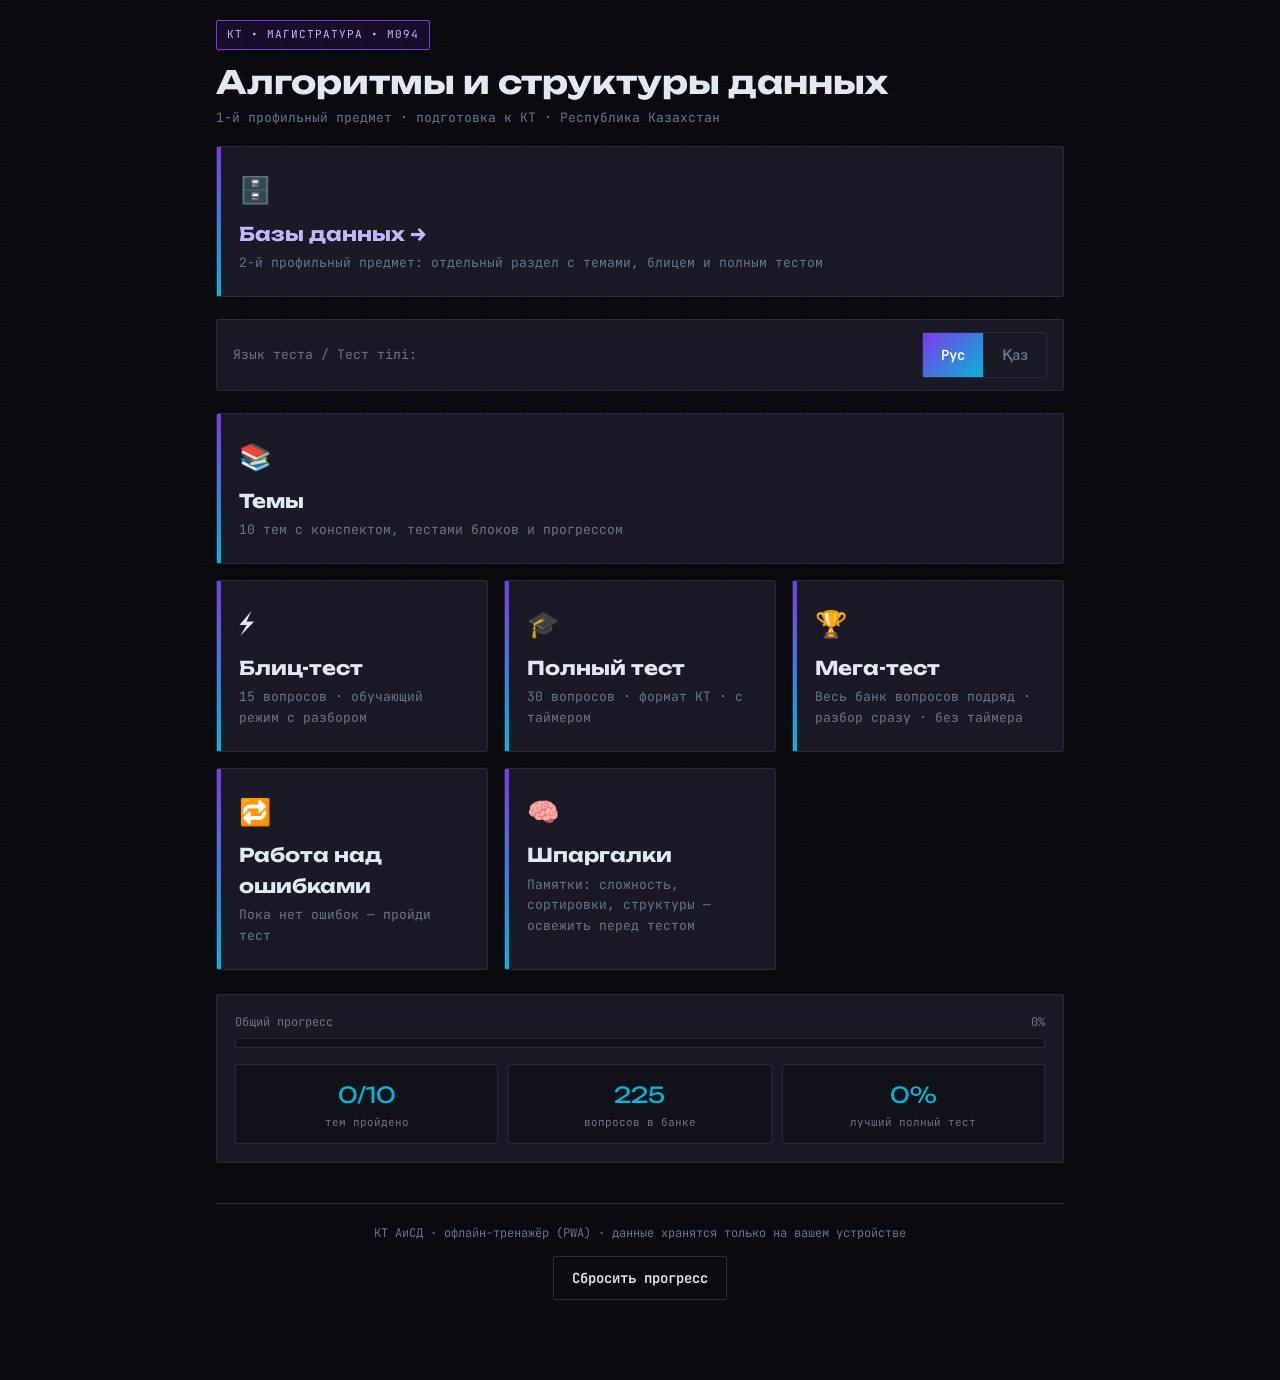
<file: index.html>
<!DOCTYPE html>
<html lang="ru">
<head>
  <meta charset="UTF-8" />
  <meta name="viewport" content="width=device-width, initial-scale=1, viewport-fit=cover" />
  <title>КТ • Алгоритмы и структуры данных</title>
  <meta name="description" content="Подготовка к КТ в магистратуру РК, М094 — Алгоритмы и структуры данных." />

  <link rel="manifest" href="manifest.json" />
  <meta name="theme-color" content="#7c3aed" />
  <link rel="apple-touch-icon" href="icons/apple-touch-icon.png" />
  <meta name="apple-mobile-web-app-capable" content="yes" />
  <meta name="apple-mobile-web-app-title" content="КТ АиСД" />
  <meta name="apple-mobile-web-app-status-bar-style" content="black-translucent" />

  <link rel="preconnect" href="https://fonts.googleapis.com" />
  <link rel="preconnect" href="https://fonts.gstatic.com" crossorigin />
  <link href="https://fonts.googleapis.com/css2?family=JetBrains+Mono:wght@400;600;700&family=Unbounded:wght@600;700&display=swap" rel="stylesheet" />
  <link rel="stylesheet" href="css/styles.css" />
</head>
<body>
  <main class="container">
    <header>
      <span class="badge">КТ • Магистратура • М094</span>
      <h1 style="margin-top:12px">Алгоритмы и структуры данных</h1>
      <p class="subtitle">1-й профильный предмет · подготовка к КТ · Республика Казахстан</p>
    </header>

    <a class="menu-card full subject-link" href="databases.html">
      <span class="mc-icon">🗄️</span>
      <div class="mc-title">Базы данных →</div>
      <div class="mc-desc">2-й профильный предмет: отдельный раздел с темами, блицем и полным тестом</div>
    </a>

    <div class="lang-switch" role="group" aria-label="Язык теста">
      <span class="lang-switch-label">Язык теста / Тест тілі:</span>
      <div class="seg">
        <button type="button" class="seg-btn" data-lang="ru">Рус</button>
        <button type="button" class="seg-btn" data-lang="kk">Қаз</button>
      </div>
    </div>

    <nav class="menu-grid">
      <a class="menu-card full" href="topics.html">
        <span class="mc-icon">📚</span>
        <div class="mc-title">Темы</div>
        <div class="mc-desc">10 тем с конспектом, тестами блоков и прогрессом</div>
      </a>
      <a class="menu-card" id="card-blitz" href="quiz.html?mode=blitz&count=15">
        <span class="mc-icon">⚡</span>
        <div class="mc-title">Блиц-тест</div>
        <div class="mc-desc">15 вопросов · обучающий режим с разбором</div>
      </a>
      <a class="menu-card" id="card-full" href="quiz.html?mode=full&count=30">
        <span class="mc-icon">🎓</span>
        <div class="mc-title">Полный тест</div>
        <div class="mc-desc">30 вопросов · формат КТ · с таймером</div>
      </a>
      <a class="menu-card" id="card-mega" href="quiz.html?mode=mega">
        <span class="mc-icon">🏆</span>
        <div class="mc-title">Мега-тест</div>
        <div class="mc-desc">Весь банк вопросов подряд · разбор сразу · без таймера</div>
      </a>
      <a class="menu-card" id="card-mistakes" href="quiz.html?mode=mistakes&count=20">
        <span class="mc-icon">🔁</span>
        <div class="mc-title">Работа над ошибками</div>
        <div class="mc-desc" id="mistakes-desc">Повтор вопросов, в которых ты ошибался</div>
      </a>
      <a class="menu-card" href="cheatsheets.html">
        <span class="mc-icon">🧠</span>
        <div class="mc-title">Шпаргалки</div>
        <div class="mc-desc">Памятки: сложность, сортировки, структуры — освежить перед тестом</div>
      </a>
    </nav>

    <section class="card" style="margin-top:24px">
      <div class="progress-label"><span>Общий прогресс</span><span id="overall-pct">—</span></div>
      <div class="progress"><span id="overall-bar" style="width:0%"></span></div>
      <div class="stats">
        <div class="stat"><div class="num" id="stat-topics">—</div><div class="lbl">тем пройдено</div></div>
        <div class="stat"><div class="num" id="stat-questions">—</div><div class="lbl">вопросов в банке</div></div>
        <div class="stat"><div class="num" id="stat-best">—</div><div class="lbl">лучший полный тест</div></div>
      </div>
    </section>

    <section class="card" id="history-card" style="margin-top:16px; display:none">
      <div class="progress-label"><span>📊 Последние результаты</span><span id="hist-last">—</span></div>
      <div class="hist-chart" id="hist-chart"></div>
    </section>

    <footer class="footer">
      <div>КТ АиСД · офлайн-тренажёр (PWA) · данные хранятся только на вашем устройстве</div>
      <button class="btn btn-ghost" type="button" id="reset-btn">Сбросить прогресс</button>
    </footer>
  </main>

  <script type="module">
    import { loadTopicsWithCounts, loadQuestions, normalizeLang } from './js/data-loader.js';
    import { computeOverallPercent, countCompletedTopics, getFullTestBest, resetAllProgress, getHistory, getMistakes } from './js/progress.js';
    import { renderHistoryChart } from './js/app.js'; // + регистрирует service worker

    /* ---------- Выбор языка теста (блиц / полный) ---------- */
    const LANG_KEY = 'kt-quiz-lang';
    function getLang() { return normalizeLang(localStorage.getItem(LANG_KEY) || 'ru'); }
    function applyLang(lang) {
      lang = normalizeLang(lang);
      localStorage.setItem(LANG_KEY, lang);
      document.querySelectorAll('.seg-btn').forEach((b) =>
        b.classList.toggle('active', b.dataset.lang === lang)
      );
      document.getElementById('card-blitz').href = `quiz.html?mode=blitz&count=15&lang=${lang}`;
      document.getElementById('card-full').href = `quiz.html?mode=full&count=30&lang=${lang}`;
      document.getElementById('card-mega').href = `quiz.html?mode=mega&lang=${lang}`;
    }
    document.querySelectorAll('.seg-btn').forEach((b) =>
      b.addEventListener('click', () => applyLang(b.dataset.lang))
    );
    applyLang(getLang());

    async function render() {
      try {
        const [topics, questions] = await Promise.all([loadTopicsWithCounts(), loadQuestions()]);
        const overall = computeOverallPercent(topics);
        document.getElementById('overall-pct').textContent = overall + '%';
        document.getElementById('overall-bar').style.width = overall + '%';
        document.getElementById('stat-topics').textContent = countCompletedTopics(topics) + '/' + topics.length;
        document.getElementById('stat-questions').textContent = questions.length;
        document.getElementById('stat-best').textContent = Math.round(getFullTestBest() * 100) + '%';

        renderHistoryChart(getHistory(), {
          card: document.getElementById('history-card'),
          chart: document.getElementById('hist-chart'),
          last: document.getElementById('hist-last'),
        });
        const mc = getMistakes().length;
        document.getElementById('mistakes-desc').textContent =
          mc ? `${mc} вопрос${mc % 10 === 1 && mc % 100 !== 11 ? '' : 'ов'} на повтор` : 'Пока нет ошибок — пройди тест';
      } catch (e) {
        document.getElementById('overall-pct').textContent = 'ошибка';
        console.error(e);
      }
    }

    document.getElementById('reset-btn').addEventListener('click', () => {
      if (confirm('Сбросить весь прогресс (прочитанные блоки и результаты)?')) {
        resetAllProgress();
        render();
      }
    });

    render();
  </script>
</body>
</html>
</file>
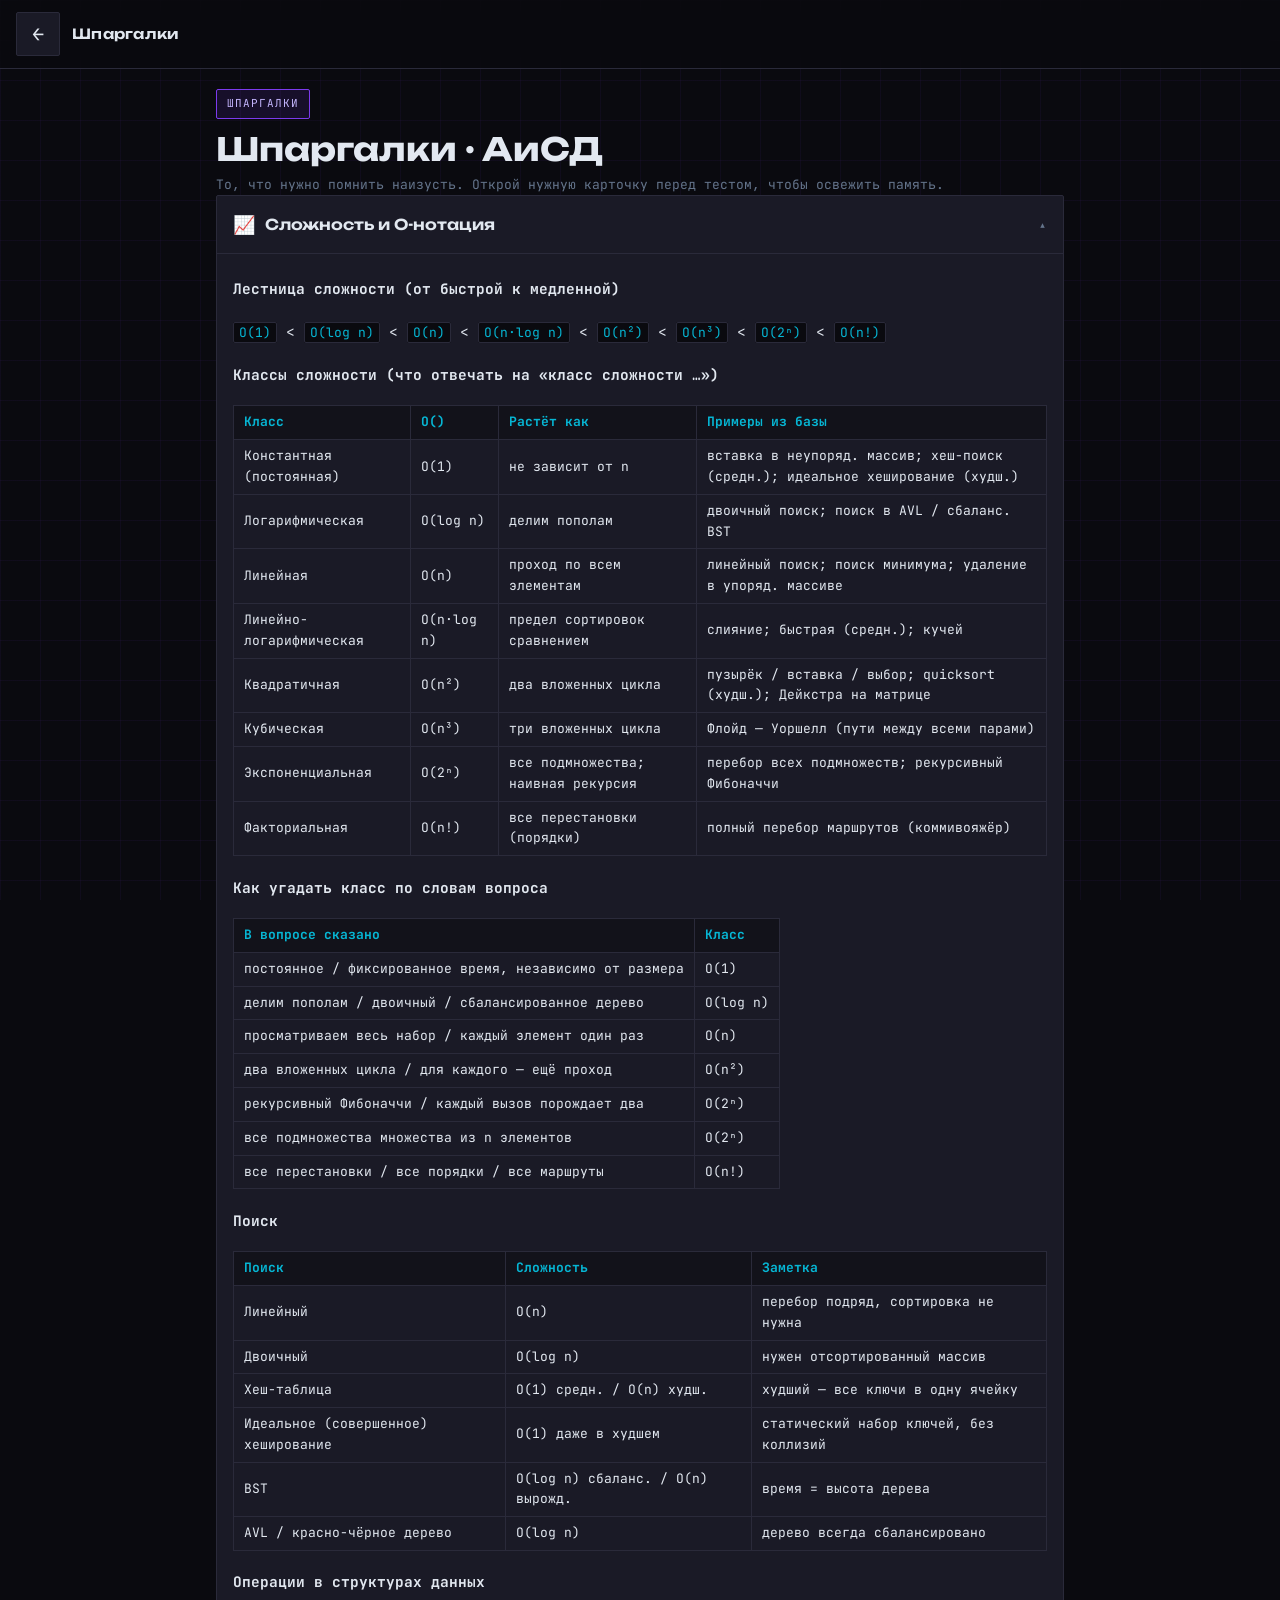
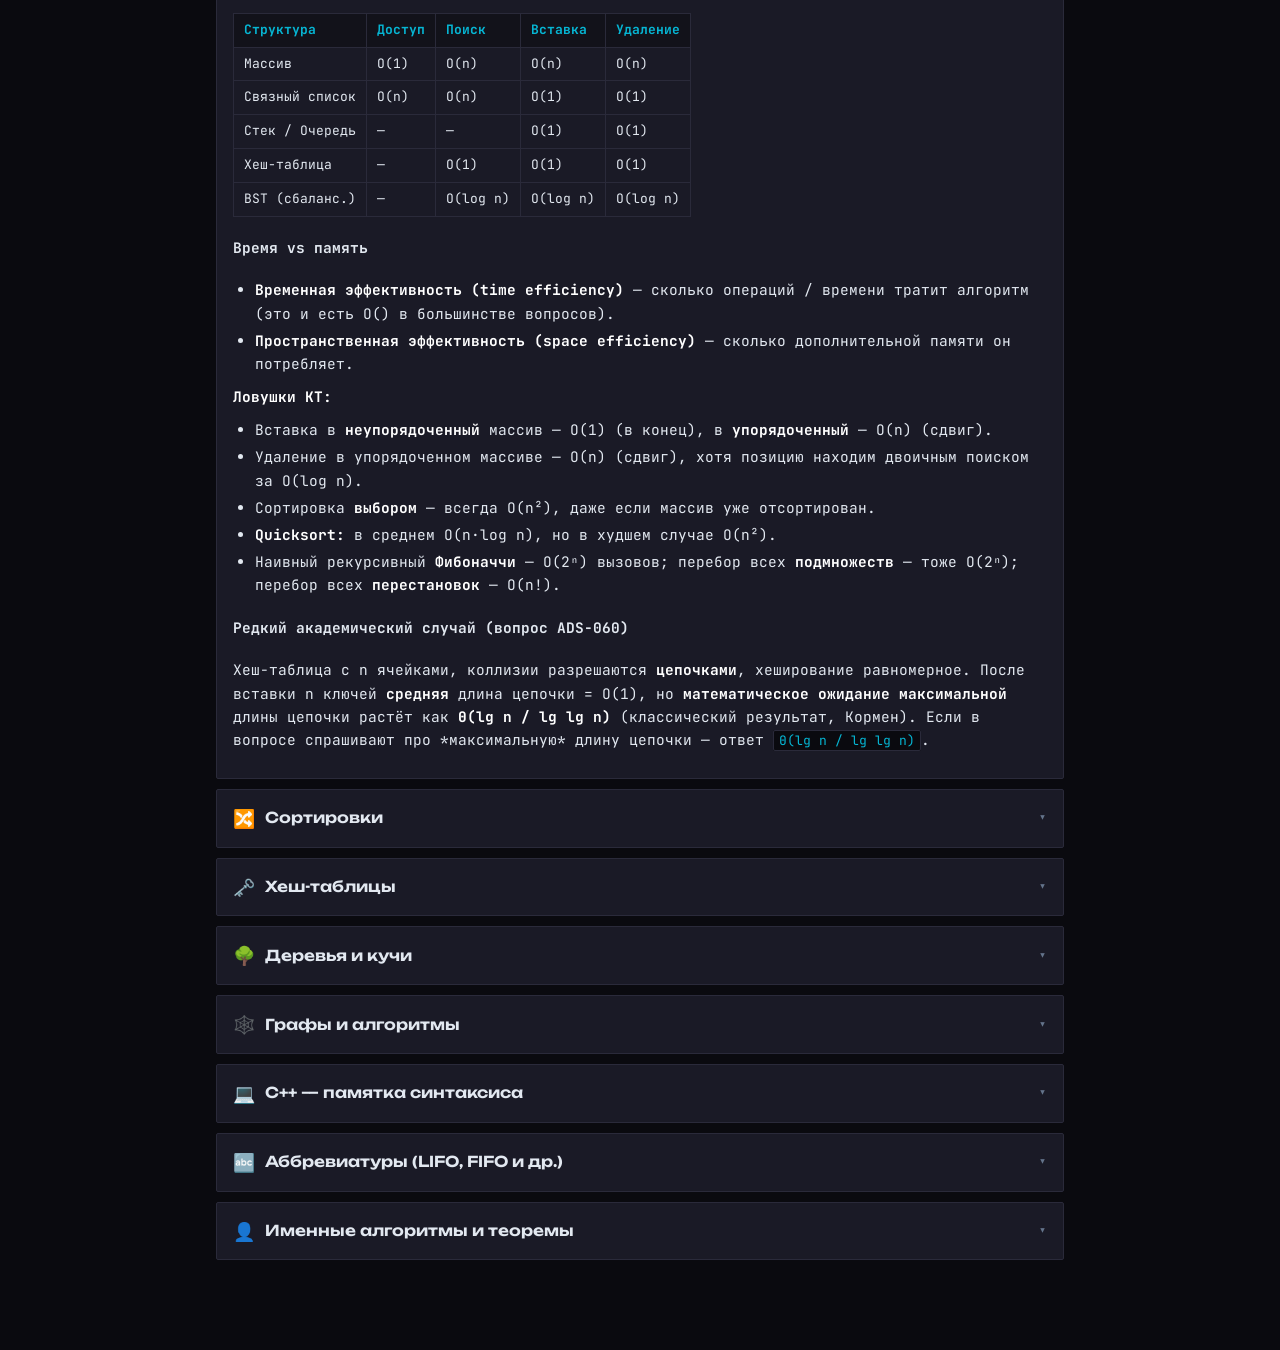
<file: cheatsheets.html>
<!DOCTYPE html>
<html lang="ru">
<head>
  <meta charset="UTF-8" />
  <meta name="viewport" content="width=device-width, initial-scale=1, viewport-fit=cover" />
  <title>Шпаргалки · КТ</title>

  <link rel="manifest" href="manifest.json" />
  <meta name="theme-color" content="#7c3aed" />
  <link rel="apple-touch-icon" href="icons/apple-touch-icon.png" />
  <meta name="apple-mobile-web-app-capable" content="yes" />
  <meta name="apple-mobile-web-app-status-bar-style" content="black-translucent" />

  <link rel="preconnect" href="https://fonts.googleapis.com" />
  <link rel="preconnect" href="https://fonts.gstatic.com" crossorigin />
  <link href="https://fonts.googleapis.com/css2?family=JetBrains+Mono:wght@400;600;700&family=Unbounded:wght@600;700&display=swap" rel="stylesheet" />
  <link rel="stylesheet" href="css/styles.css" />
</head>
<body>
  <div class="topbar">
    <a class="back" id="back" href="index.html" aria-label="Назад">←</a>
    <div class="title">Шпаргалки</div>
  </div>

  <main class="container">
    <header>
      <span class="badge">Шпаргалки</span>
      <h1 style="margin-top:10px" id="title">Памятки для повторения</h1>
      <p class="subtitle">То, что нужно помнить наизусть. Открой нужную карточку перед тестом, чтобы освежить память.</p>
    </header>
    <div id="sheets">
      <div class="loading"><div class="spinner"></div>Загрузка…</div>
    </div>
  </main>

  <script type="module">
    import { renderMarkdown, esc, qs, showError } from './js/app.js';
    import { normalizeSubject, SUBJECTS } from './js/data-loader.js';

    const subject = normalizeSubject(qs('subject', 'ads'));
    document.getElementById('back').href = './' + SUBJECTS[subject].home;
    document.getElementById('title').textContent = 'Шпаргалки · ' + SUBJECTS[subject].short;

    async function run() {
      const box = document.getElementById('sheets');
      try {
        const res = await fetch('./data/cheatsheets.json', { cache: 'no-cache' });
        if (!res.ok) throw new Error('HTTP ' + res.status);
        const data = await res.json();
        const sheets = (data.sheets && data.sheets[subject]) || [];
        if (!sheets.length) { showError(box, 'Шпаргалки для этого предмета пока не добавлены.'); return; }
        box.innerHTML = '';
        sheets.forEach((s, i) => {
          const d = document.createElement('details');
          d.className = 'cheat-card';
          if (i === 0) d.open = true;
          d.innerHTML = `<summary><span class="cs-emoji">${esc(s.emoji || '📌')}</span>${esc(s.title)}</summary>
            <div class="md">${renderMarkdown(s.content_md)}</div>`;
          box.appendChild(d);
        });
      } catch (e) {
        showError(box, e.message || 'Не удалось загрузить шпаргалки');
      }
    }
    run();
  </script>
</body>
</html>
</file>
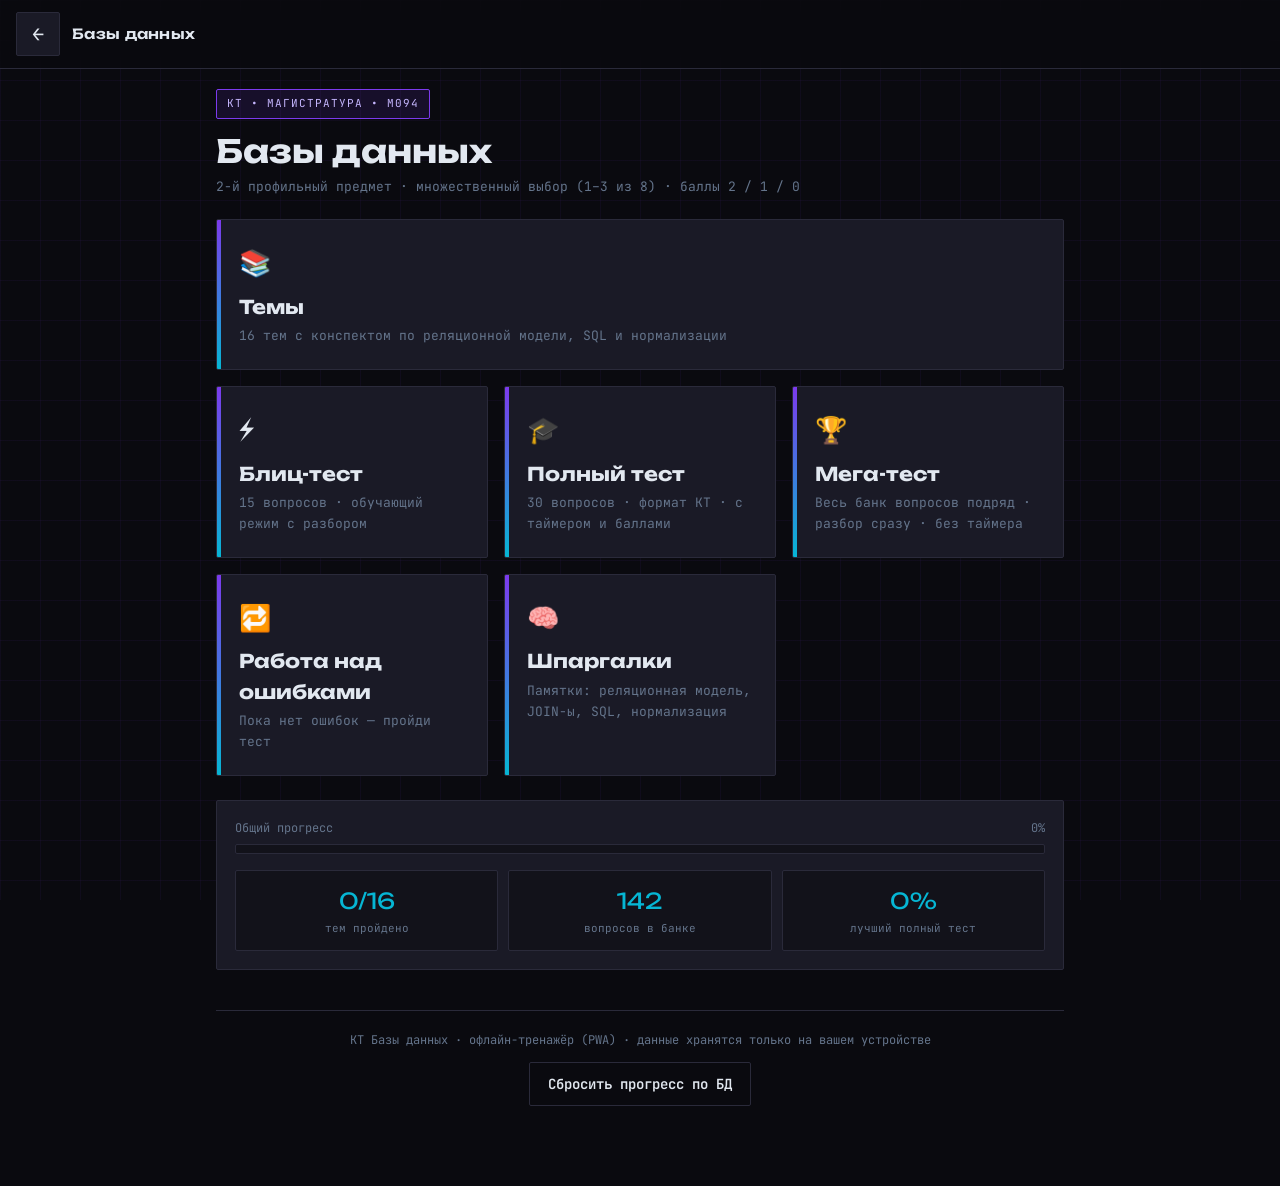
<file: databases.html>
<!DOCTYPE html>
<html lang="ru">
<head>
  <meta charset="UTF-8" />
  <meta name="viewport" content="width=device-width, initial-scale=1, viewport-fit=cover" />
  <title>КТ • Базы данных</title>
  <meta name="description" content="Подготовка к КТ в магистратуру РК, М094 — Базы данных." />

  <link rel="manifest" href="manifest.json" />
  <meta name="theme-color" content="#7c3aed" />
  <link rel="apple-touch-icon" href="icons/apple-touch-icon.png" />
  <meta name="apple-mobile-web-app-capable" content="yes" />
  <meta name="apple-mobile-web-app-status-bar-style" content="black-translucent" />

  <link rel="preconnect" href="https://fonts.googleapis.com" />
  <link rel="preconnect" href="https://fonts.gstatic.com" crossorigin />
  <link href="https://fonts.googleapis.com/css2?family=JetBrains+Mono:wght@400;600;700&family=Unbounded:wght@600;700&display=swap" rel="stylesheet" />
  <link rel="stylesheet" href="css/styles.css" />
</head>
<body>
  <div class="topbar">
    <a class="back" href="index.html" aria-label="На главную">←</a>
    <div class="title">Базы данных</div>
  </div>

  <main class="container">
    <header>
      <span class="badge">КТ • Магистратура • М094</span>
      <h1 style="margin-top:12px">Базы данных</h1>
      <p class="subtitle">2-й профильный предмет · множественный выбор (1–3 из 8) · баллы 2 / 1 / 0</p>
    </header>

    <nav class="menu-grid">
      <a class="menu-card full" href="topics.html?subject=db">
        <span class="mc-icon">📚</span>
        <div class="mc-title">Темы</div>
        <div class="mc-desc">16 тем с конспектом по реляционной модели, SQL и нормализации</div>
      </a>
      <a class="menu-card" href="quiz.html?mode=blitz&count=15&subject=db">
        <span class="mc-icon">⚡</span>
        <div class="mc-title">Блиц-тест</div>
        <div class="mc-desc">15 вопросов · обучающий режим с разбором</div>
      </a>
      <a class="menu-card" href="quiz.html?mode=full&count=30&subject=db">
        <span class="mc-icon">🎓</span>
        <div class="mc-title">Полный тест</div>
        <div class="mc-desc">30 вопросов · формат КТ · с таймером и баллами</div>
      </a>
      <a class="menu-card" href="quiz.html?mode=mega&subject=db">
        <span class="mc-icon">🏆</span>
        <div class="mc-title">Мега-тест</div>
        <div class="mc-desc">Весь банк вопросов подряд · разбор сразу · без таймера</div>
      </a>
      <a class="menu-card" href="quiz.html?mode=mistakes&count=20&subject=db">
        <span class="mc-icon">🔁</span>
        <div class="mc-title">Работа над ошибками</div>
        <div class="mc-desc" id="mistakes-desc">Повтор вопросов, в которых ты ошибался</div>
      </a>
      <a class="menu-card" href="cheatsheets.html?subject=db">
        <span class="mc-icon">🧠</span>
        <div class="mc-title">Шпаргалки</div>
        <div class="mc-desc">Памятки: реляционная модель, JOIN-ы, SQL, нормализация</div>
      </a>
    </nav>

    <section class="card" style="margin-top:24px">
      <div class="progress-label"><span>Общий прогресс</span><span id="overall-pct">—</span></div>
      <div class="progress"><span id="overall-bar" style="width:0%"></span></div>
      <div class="stats">
        <div class="stat"><div class="num" id="stat-topics">—</div><div class="lbl">тем пройдено</div></div>
        <div class="stat"><div class="num" id="stat-questions">—</div><div class="lbl">вопросов в банке</div></div>
        <div class="stat"><div class="num" id="stat-best">—</div><div class="lbl">лучший полный тест</div></div>
      </div>
    </section>

    <section class="card" id="history-card" style="margin-top:16px; display:none">
      <div class="progress-label"><span>📊 Последние результаты</span><span id="hist-last">—</span></div>
      <div class="hist-chart" id="hist-chart"></div>
    </section>

    <footer class="footer">
      <div>КТ Базы данных · офлайн-тренажёр (PWA) · данные хранятся только на вашем устройстве</div>
      <button class="btn btn-ghost" type="button" id="reset-btn">Сбросить прогресс по БД</button>
    </footer>
  </main>

  <script type="module">
    import { loadTopicsWithCounts, loadQuestions } from './js/data-loader.js';
    import { computeOverallPercent, countCompletedTopics, getFullTestBest, resetAllProgress, getHistory, getMistakes } from './js/progress.js';
    import { renderHistoryChart } from './js/app.js'; // + регистрирует service worker

    const SUBJECT = 'db';

    async function render() {
      try {
        const [topics, questions] = await Promise.all([loadTopicsWithCounts(SUBJECT), loadQuestions(SUBJECT)]);
        const overall = computeOverallPercent(topics, SUBJECT);
        document.getElementById('overall-pct').textContent = overall + '%';
        document.getElementById('overall-bar').style.width = overall + '%';
        document.getElementById('stat-topics').textContent = countCompletedTopics(topics, SUBJECT) + '/' + topics.length;
        document.getElementById('stat-questions').textContent = questions.filter(q => (q.correct_answers || []).length).length;
        document.getElementById('stat-best').textContent = Math.round(getFullTestBest(SUBJECT) * 100) + '%';

        renderHistoryChart(getHistory(SUBJECT), {
          card: document.getElementById('history-card'),
          chart: document.getElementById('hist-chart'),
          last: document.getElementById('hist-last'),
        });
        const mc = getMistakes(SUBJECT).length;
        document.getElementById('mistakes-desc').textContent =
          mc ? `${mc} вопрос${mc % 10 === 1 && mc % 100 !== 11 ? '' : 'ов'} на повтор` : 'Пока нет ошибок — пройди тест';
      } catch (e) {
        document.getElementById('overall-pct').textContent = 'ошибка';
        console.error(e);
      }
    }

    document.getElementById('reset-btn').addEventListener('click', () => {
      if (confirm('Сбросить прогресс по разделу «Базы данных»?')) {
        resetAllProgress(SUBJECT);
        render();
      }
    });

    render();
  </script>
</body>
</html>
</file>
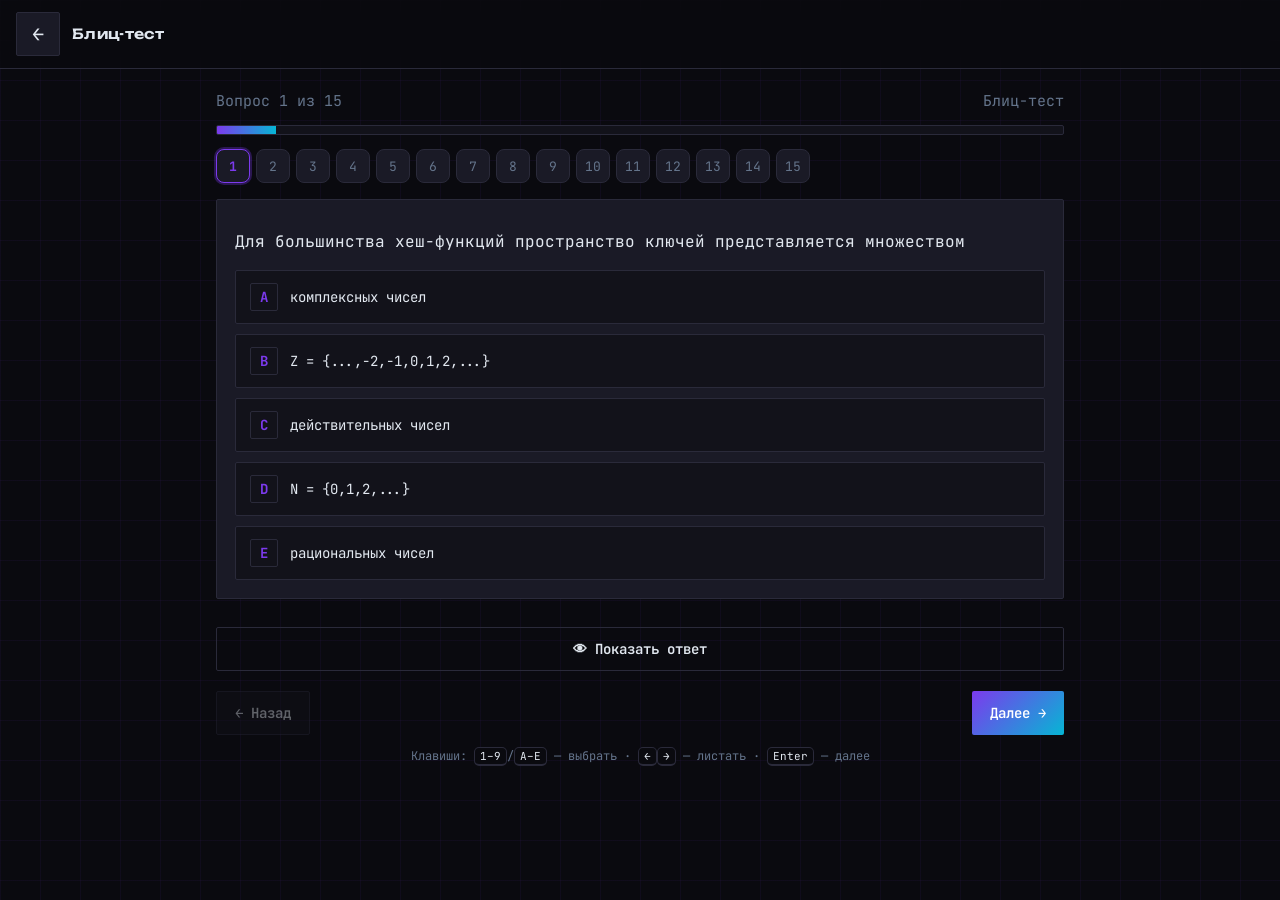
<file: quiz.html>
<!DOCTYPE html>
<html lang="ru">
<head>
  <meta charset="UTF-8" />
  <meta name="viewport" content="width=device-width, initial-scale=1, viewport-fit=cover" />
  <title>Тест · КТ АиСД</title>

  <link rel="manifest" href="manifest.json" />
  <meta name="theme-color" content="#7c3aed" />
  <link rel="apple-touch-icon" href="icons/apple-touch-icon.png" />
  <meta name="apple-mobile-web-app-capable" content="yes" />
  <meta name="apple-mobile-web-app-status-bar-style" content="black-translucent" />

  <link rel="preconnect" href="https://fonts.googleapis.com" />
  <link rel="preconnect" href="https://fonts.gstatic.com" crossorigin />
  <link href="https://fonts.googleapis.com/css2?family=JetBrains+Mono:wght@400;600;700&family=Unbounded:wght@600;700&display=swap" rel="stylesheet" />
  <link rel="stylesheet" href="css/styles.css" />
</head>
<body>
  <div class="topbar">
    <a class="back" href="index.html" aria-label="На главную">←</a>
    <div class="title" id="topbar-title">Тест</div>
  </div>

  <main class="container">
    <div id="quiz">
      <div class="loading"><div class="spinner"></div>Подготовка вопросов…</div>
    </div>
  </main>

  <script type="module">
    import { initQuiz } from './js/quiz.js';
    initQuiz(document.getElementById('quiz'), document.getElementById('topbar-title'));
  </script>
</body>
</html>
</file>
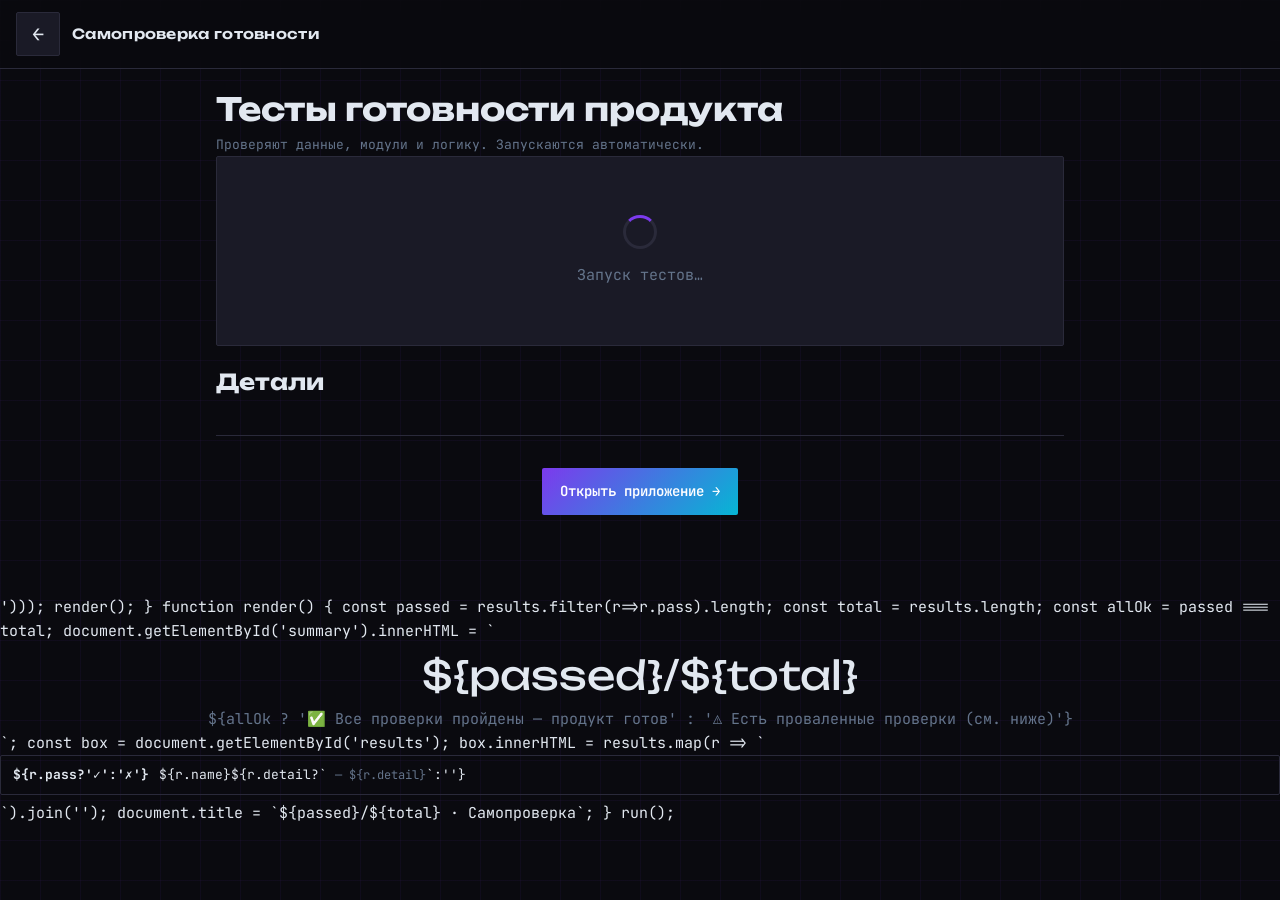
<file: tests.html>
<!DOCTYPE html>
<html lang="ru">
<head>
  <meta charset="UTF-8" />
  <meta name="viewport" content="width=device-width, initial-scale=1, viewport-fit=cover" />
  <title>Самопроверка · КТ АиСД</title>
  <link rel="preconnect" href="https://fonts.googleapis.com" />
  <link rel="preconnect" href="https://fonts.gstatic.com" crossorigin />
  <link href="https://fonts.googleapis.com/css2?family=JetBrains+Mono:wght@400;600;700&family=Unbounded:wght@600;700&display=swap" rel="stylesheet" />
  <link rel="stylesheet" href="css/styles.css" />
  <style>
    .test { display:flex; gap:10px; padding:9px 12px; border:1px solid var(--border); border-radius:var(--radius); margin-bottom:6px; font-size:13px; align-items:flex-start; }
    .test.pass { border-left:3px solid var(--green); }
    .test.fail { border-left:3px solid var(--red); background:rgba(239,68,68,.08); }
    .test .ic { font-weight:700; }
    .test.pass .ic { color:var(--green); }
    .test.fail .ic { color:var(--red); }
    .test .det { color:var(--muted); font-size:12px; }
    .summary-big { font-family:var(--font-head); font-size:40px; text-align:center; }
  </style>
</head>
<body>
  <div class="topbar">
    <a class="back" href="index.html" aria-label="На главную">←</a>
    <div class="title">Самопроверка готовности</div>
  </div>
  <main class="container">
    <h1>Тесты готовности продукта</h1>
    <p class="subtitle">Проверяют данные, модули и логику. Запускаются автоматически.</p>
    <div class="card" id="summary"><div class="loading"><div class="spinner"></div>Запуск тестов…</div></div>
    <h2>Детали</h2>
    <div id="results"></div>
    <div class="footer">
      <a class="btn btn-primary" href="index.html">Открыть приложение →</a>
    </div>
  </main>

  <script type="module">
    import { loadQuestions, loadTopics, loadTopicsWithCounts } from './js/data-loader.js';
    import { stratifiedSample, topicSample, blockSet, isCorrect, scoreQuiz, shuffle, fmtTime } from './js/quiz-engine.js';
    import { computeTopicPercent, getTopicProgress } from './js/progress.js';
    import { renderMarkdown } from './js/app.js';

    const results = [];
    const T = (name) => ({
      name,
      ok(cond, detail = '') { results.push({ name, pass: !!cond, detail }); return cond; },
    });
    function check(name, cond, detail = '') { results.push({ name, pass: !!cond, detail }); }

    async function run() {
      let questions, topicsData, topicsWithCounts;
      try {
        questions = await loadQuestions();
        topicsData = await loadTopics();
        topicsWithCounts = await loadTopicsWithCounts();
      } catch (e) {
        check('Загрузка данных (fetch JSON)', false, e.message);
        render();
        return;
      }

      // --- Данные ---
      check('Банк вопросов загружается', Array.isArray(questions) && questions.length > 0, `вопросов: ${questions?.length}`);
      check('В банке ≥ 109 вопросов', questions.length >= 109, `фактически: ${questions.length}`);

      const noTopic = questions.filter(q => !q.topic_id);
      check('У всех вопросов задан topic_id', noTopic.length === 0, noTopic.map(q=>q.id).join(', ') || 'ok');

      const topicsRange = questions.every(q => q.topic_id >= 1 && q.topic_id <= 10);
      check('Все topic_id в диапазоне 1..10', topicsRange);

      const noExpl = questions.filter(q => !q.explanation || /готовится/.test(q.explanation));
      check('У всех вопросов есть содержательное explanation', noExpl.length === 0, noExpl.map(q=>q.id).join(', ') || 'ok');

      const noCorrect = questions.filter(q => !Array.isArray(q.correct_answers) || q.correct_answers.length === 0);
      // ADS-113 — вопрос с рисунком без ответа, допустимо
      const unexpectedNoCorrect = noCorrect.filter(q => !q.has_figure);
      check('У всех вопросов (кроме рисуночных) есть верный ответ', unexpectedNoCorrect.length === 0, noCorrect.map(q=>q.id).join(', ') || 'ok');

      const badLetters = questions.filter(q => {
        const letters = new Set(q.options.map(o => o.letter));
        return (q.correct_answers || []).some(c => !letters.has(c));
      });
      check('Верные ответы соответствуют буквам вариантов', badLetters.length === 0, badLetters.map(q=>q.id).join(', ') || 'ok');

      const codeQs = questions.filter(q => q.code);
      check('Поле code присутствует у вопросов с кодом', codeQs.length > 0, `с кодом: ${codeQs.length}`);

      // --- Темы ---
      check('Загружено ровно 10 тем', topicsData.topics.length === 10, `тем: ${topicsData.topics.length}`);
      const needNotes = topicsData.topics.filter(t => t.needs_notes);
      check('Нет тем с needs_notes:true (6 и 8 дописаны)', needNotes.length === 0, needNotes.map(t=>t.topic_id).join(', ') || 'ok');
      const emptyTopics = topicsData.topics.filter(t => !(t.blocks||[]).length);
      check('У каждой темы есть блоки конспекта', emptyTopics.length === 0, emptyTopics.map(t=>t.topic_id).join(', ') || 'ok');
      const t6 = topicsData.topics.find(t=>t.topic_id===6);
      const t8 = topicsData.topics.find(t=>t.topic_id===8);
      check('Тема 6 (сложность) имеет блоки', (t6?.blocks||[]).length > 0, `блоков: ${(t6?.blocks||[]).length}`);
      check('Тема 8 (хеш-таблицы) имеет блоки', (t8?.blocks||[]).length > 0, `блоков: ${(t8?.blocks||[]).length}`);

      // каждая тема имеет ≥1 вопрос
      const topicsNoQ = topicsWithCounts.filter(t => t.questionCount === 0);
      check('У каждой темы есть хотя бы один вопрос', topicsNoQ.length === 0, topicsNoQ.map(t=>t.topic_id).join(', ') || 'ok');

      // --- Стратифицированная выборка ---
      const s30 = stratifiedSample(questions, 30);
      check('Полный тест набирает 30 вопросов', s30.length === 30, `набрано: ${s30.length}`);
      const ids = new Set(s30.map(q=>q.id));
      check('Стратификация: нет повторов вопросов', ids.size === s30.length);
      const topicsCovered = new Set(s30.map(q=>q.topic_id));
      check('Стратификация: покрыто ≥ 8 тем из 10', topicsCovered.size >= 8, `покрыто тем: ${topicsCovered.size}`);
      const figOk = s30.every(q => !q.has_figure || q.image);
      check('Авто-набор: рисуночные вопросы только с картинкой', figOk, 'рисунок без картинки исключается');

      const s15 = stratifiedSample(questions, 15);
      check('Блиц набирает 15 вопросов', s15.length === 15, `набрано: ${s15.length}`);

      // --- topicSample / blockSet ---
      const ts = topicSample(questions, 5, 10);
      check('topicSample(тема 5) даёт вопросы только темы 5', ts.length > 0 && ts.every(q=>q.topic_id===5), `шт: ${ts.length}`);

      // --- скоринг ---
      const q0 = questions.find(q => (q.correct_answers||[]).length === 1);
      check('isCorrect: верный ответ засчитывается', isCorrect(q0, q0.correct_answers));
      check('isCorrect: неверный ответ не засчитывается', !isCorrect(q0, ['Z']));
      const sc = scoreQuiz([q0], { [q0.id]: q0.correct_answers });
      check('scoreQuiz: 1/1 = 100%', sc.correct === 1 && Math.round(sc.pct01*100) === 100);

      // --- shuffle сохраняет элементы ---
      const arr = [1,2,3,4,5];
      const sh = shuffle(arr);
      check('shuffle сохраняет состав и длину', sh.length === 5 && [...sh].sort().join() === '1,2,3,4,5' && arr.join()==='1,2,3,4,5');

      // --- fmtTime ---
      check('fmtTime(65) = 01:05', fmtTime(65) === '01:05', fmtTime(65));

      // --- прогресс ---
      check('computeTopicPercent в диапазоне 0..100', (() => { const p = computeTopicPercent(1, 8); return p>=0 && p<=100; })());

      // --- markdown ---
      const md = renderMarkdown('### Заголовок\n\n- пункт **жирный**\n\n```cpp\nint x=1;\n```');
      check('renderMarkdown: заголовок', /<h3>/.test(md));
      check('renderMarkdown: список', /<ul>.*<li>/.test(md));
      check('renderMarkdown: жирный', /<strong>жирный<\/strong>/.test(md));
      check('renderMarkdown: блок кода', /<pre><code>/.test(md));
      check('renderMarkdown: экранирование HTML', !/<script>/.test(renderMarkdown('<script>alert(1)</script>')));

      render();
    }

    function render() {
      const passed = results.filter(r=>r.pass).length;
      const total = results.length;
      const allOk = passed === total;
      document.getElementById('summary').innerHTML = `
        <div class="summary-big" style="color:${allOk?'var(--green)':'var(--red)'}">${passed}/${total}</div>
        <div class="center muted">${allOk ? '✅ Все проверки пройдены — продукт готов' : '⚠️ Есть проваленные проверки (см. ниже)'}</div>`;
      const box = document.getElementById('results');
      box.innerHTML = results.map(r => `
        <div class="test ${r.pass?'pass':'fail'}">
          <span class="ic">${r.pass?'✓':'✗'}</span>
          <span>${r.name}${r.detail?` <span class="det">— ${r.detail}</span>`:''}</span>
        </div>`).join('');
      document.title = `${passed}/${total} · Самопроверка`;
    }

    run();
  </script>
</body>
</html>
</file>
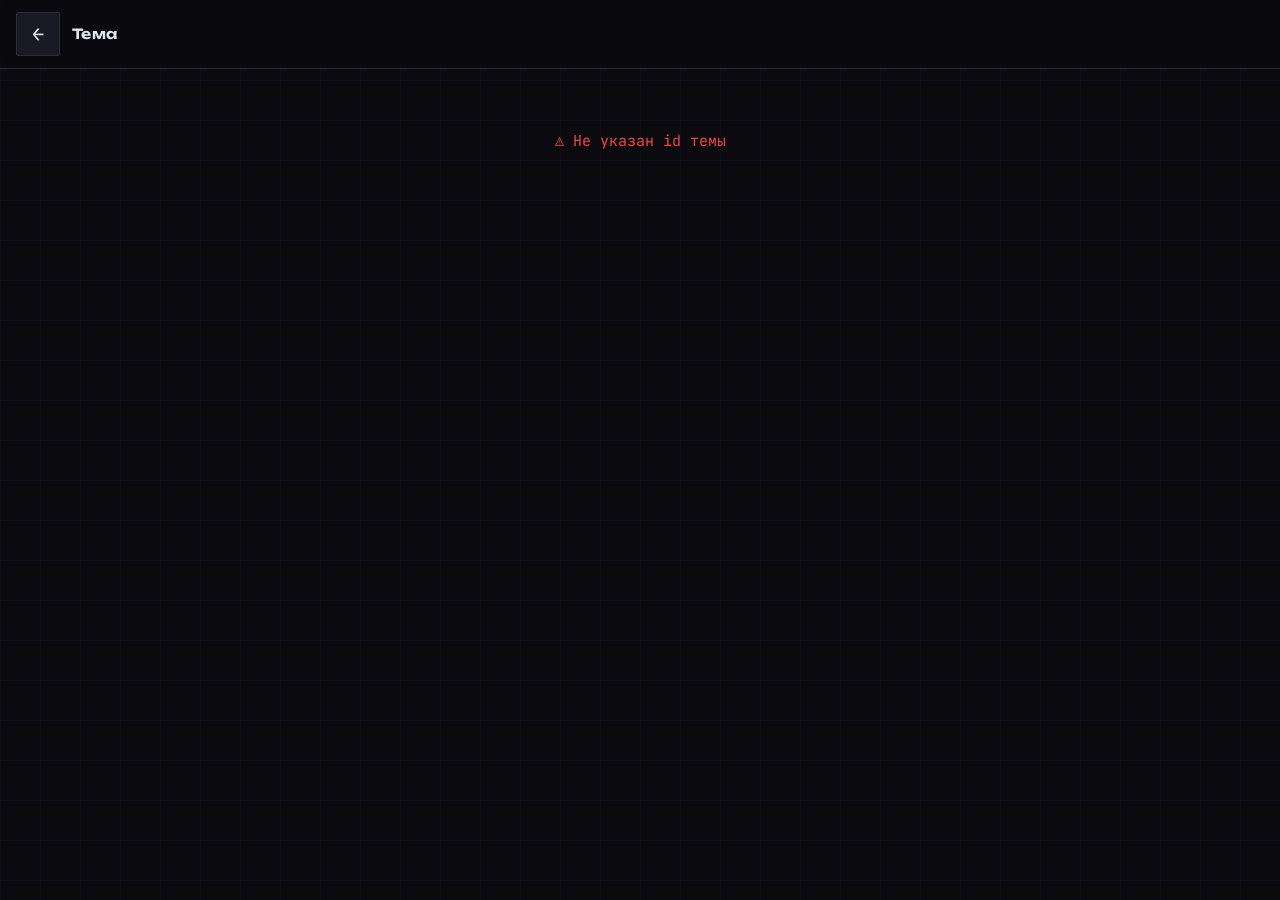
<file: topic.html>
<!DOCTYPE html>
<html lang="ru">
<head>
  <meta charset="UTF-8" />
  <meta name="viewport" content="width=device-width, initial-scale=1, viewport-fit=cover" />
  <title>Тема · КТ АиСД</title>

  <link rel="manifest" href="manifest.json" />
  <meta name="theme-color" content="#7c3aed" />
  <link rel="apple-touch-icon" href="icons/apple-touch-icon.png" />
  <meta name="apple-mobile-web-app-capable" content="yes" />
  <meta name="apple-mobile-web-app-status-bar-style" content="black-translucent" />

  <link rel="preconnect" href="https://fonts.googleapis.com" />
  <link rel="preconnect" href="https://fonts.gstatic.com" crossorigin />
  <link href="https://fonts.googleapis.com/css2?family=JetBrains+Mono:wght@400;600;700&family=Unbounded:wght@600;700&display=swap" rel="stylesheet" />
  <link rel="stylesheet" href="css/styles.css" />
</head>
<body>
  <div class="topbar">
    <a class="back" href="topics.html" aria-label="К списку тем">←</a>
    <div class="title" id="topbar-title">Тема</div>
  </div>

  <main class="container">
    <div id="content">
      <div class="loading"><div class="spinner"></div>Загрузка темы…</div>
    </div>
  </main>

  <script type="module">
    import { renderTopicPage } from './js/topics.js';
    renderTopicPage(document.getElementById('content'), document.getElementById('topbar-title'));
  </script>
</body>
</html>
</file>
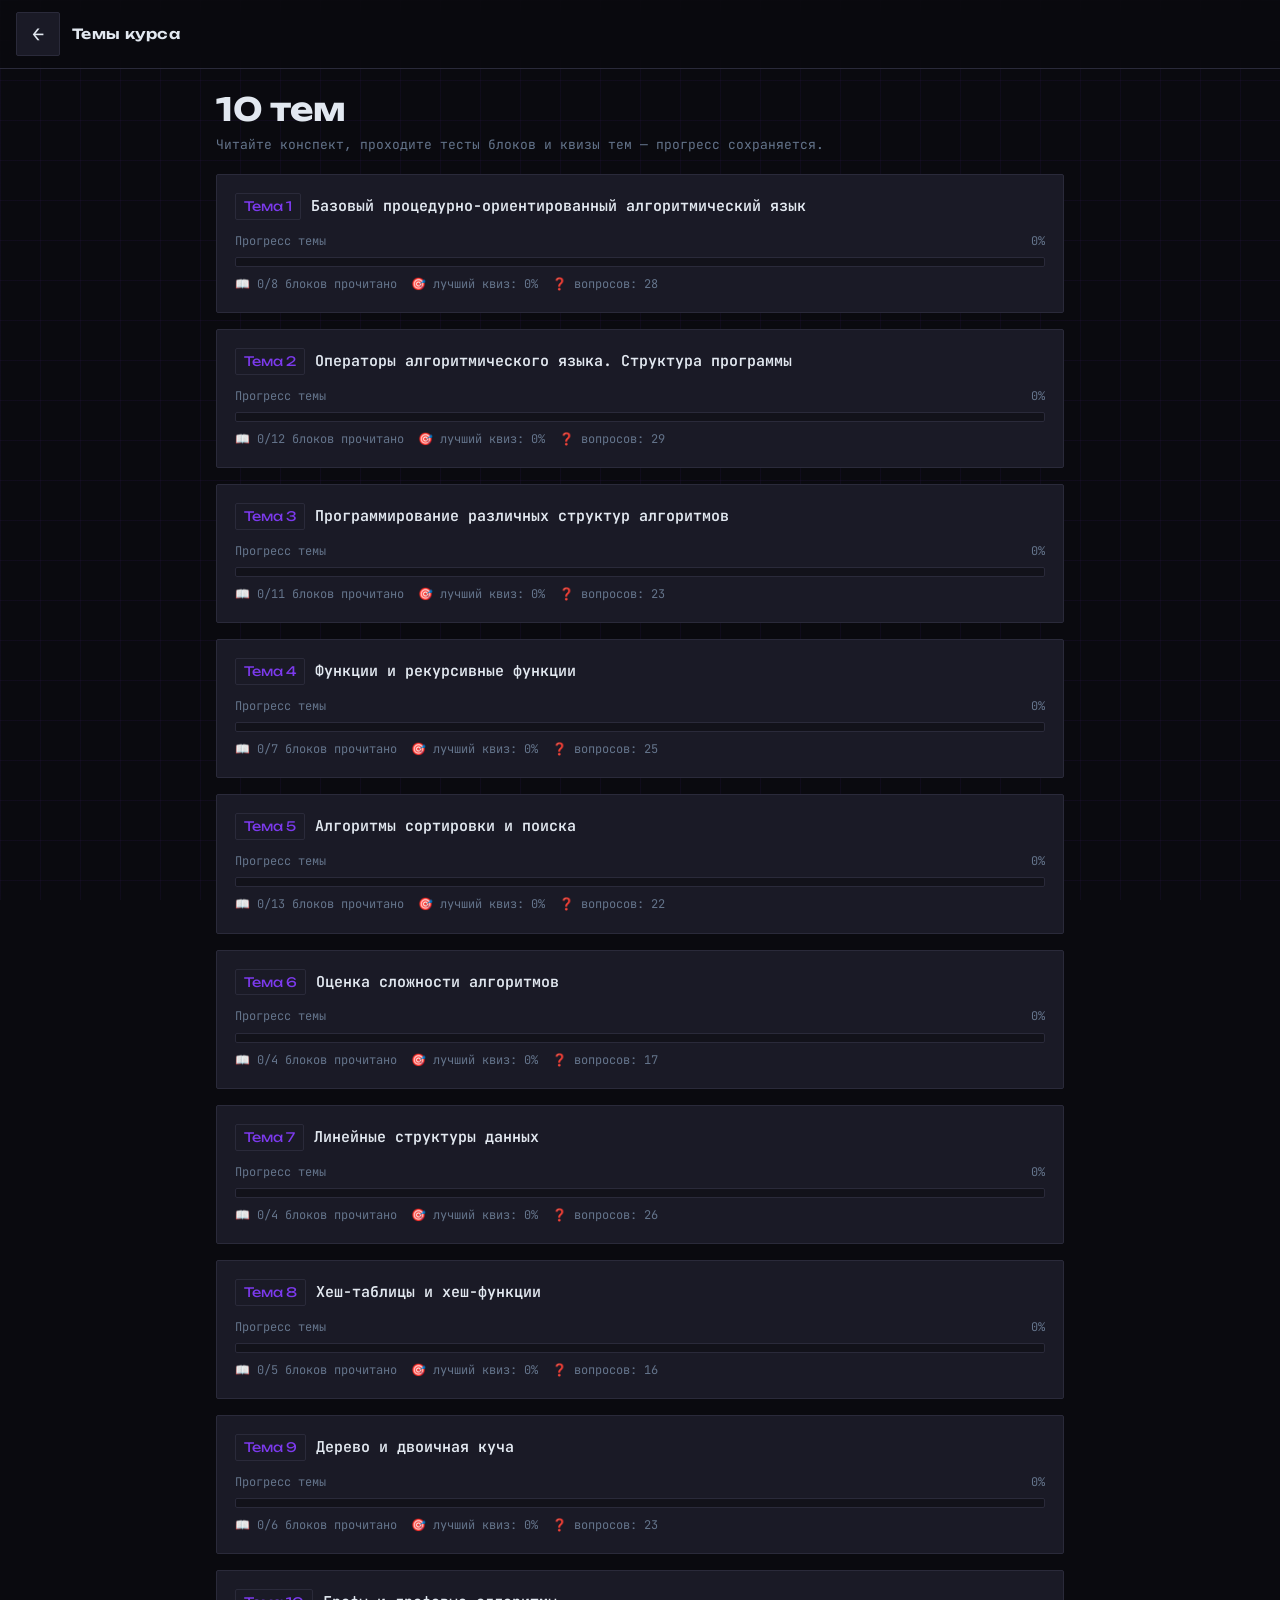
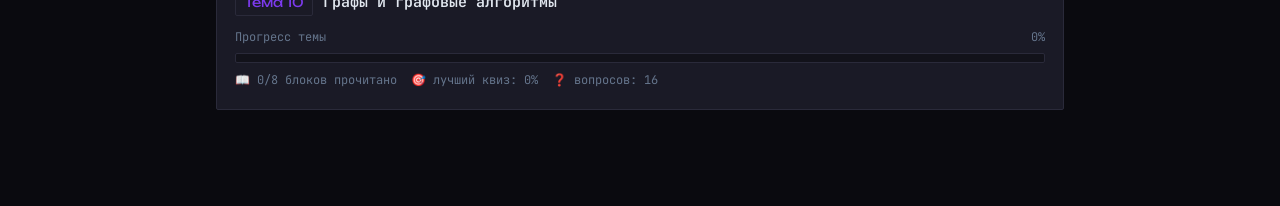
<file: topics.html>
<!DOCTYPE html>
<html lang="ru">
<head>
  <meta charset="UTF-8" />
  <meta name="viewport" content="width=device-width, initial-scale=1, viewport-fit=cover" />
  <title>Темы · КТ АиСД</title>

  <link rel="manifest" href="manifest.json" />
  <meta name="theme-color" content="#7c3aed" />
  <link rel="apple-touch-icon" href="icons/apple-touch-icon.png" />
  <meta name="apple-mobile-web-app-capable" content="yes" />
  <meta name="apple-mobile-web-app-status-bar-style" content="black-translucent" />

  <link rel="preconnect" href="https://fonts.googleapis.com" />
  <link rel="preconnect" href="https://fonts.gstatic.com" crossorigin />
  <link href="https://fonts.googleapis.com/css2?family=JetBrains+Mono:wght@400;600;700&family=Unbounded:wght@600;700&display=swap" rel="stylesheet" />
  <link rel="stylesheet" href="css/styles.css" />
</head>
<body>
  <div class="topbar">
    <a class="back" href="index.html" aria-label="Назад">←</a>
    <div class="title">Темы курса</div>
  </div>

  <main class="container">
    <h1>10 тем</h1>
    <p class="subtitle">Читайте конспект, проходите тесты блоков и квизы тем — прогресс сохраняется.</p>
    <div id="list" style="margin-top:18px">
      <div class="loading"><div class="spinner"></div>Загрузка тем…</div>
    </div>
  </main>

  <script type="module">
    import { renderTopicList } from './js/topics.js';
    renderTopicList(document.getElementById('list'));
  </script>
</body>
</html>
</file>
<file: css/styles.css>
/* ============================================================
   КТ • Алгоритмы и структуры данных — дизайн-система
   Тёмная «техно»-тема. Только статика, без зависимостей.
   ============================================================ */

:root {
  --bg: #0a0a0f;
  --surface: #12121a;
  --card: #1a1a26;
  --border: #2a2a3a;
  --accent: #7c3aed;
  --accent2: #06b6d4;
  --green: #10b981;
  --red: #ef4444;
  --yellow: #f59e0b;
  --text: #e2e8f0;
  --muted: #64748b;

  --radius: 2px;
  --gap: 16px;
  --maxw: 880px;
  --tap: 44px; /* минимальный тач-таргет */

  --font-body: 'JetBrains Mono', ui-monospace, 'Cascadia Code', Consolas, monospace;
  --font-head: 'Unbounded', var(--font-body);
}

* { box-sizing: border-box; }

html { -webkit-text-size-adjust: 100%; }

body {
  margin: 0;
  background: var(--bg);
  color: var(--text);
  font-family: var(--font-body);
  font-size: 15px;
  line-height: 1.6;
  min-height: 100vh;
  -webkit-font-smoothing: antialiased;
  overflow-x: hidden;
}

/* Анимированная сетка на фоне */
body::before {
  content: "";
  position: fixed;
  inset: 0;
  z-index: -1;
  background-image:
    linear-gradient(rgba(124, 58, 237, 0.06) 1px, transparent 1px),
    linear-gradient(90deg, rgba(124, 58, 237, 0.06) 1px, transparent 1px);
  background-size: 40px 40px;
  animation: gridmove 24s linear infinite;
  pointer-events: none;
}
@keyframes gridmove {
  from { background-position: 0 0, 0 0; }
  to   { background-position: 40px 40px, 40px 40px; }
}
@media (prefers-reduced-motion: reduce) {
  body::before { animation: none; }
}

/* ---------- Layout ---------- */
.container {
  max-width: var(--maxw);
  margin: 0 auto;
  padding: 20px 16px 80px;
}

.topbar {
  position: sticky;
  top: 0;
  z-index: 30;
  display: flex;
  align-items: center;
  gap: 12px;
  padding: 12px 16px;
  background: rgba(10, 10, 15, 0.82);
  backdrop-filter: blur(10px);
  -webkit-backdrop-filter: blur(10px);
  border-bottom: 1px solid var(--border);
}
.topbar .back {
  display: inline-flex;
  align-items: center;
  justify-content: center;
  min-width: var(--tap);
  min-height: var(--tap);
  color: var(--text);
  text-decoration: none;
  font-size: 20px;
  border: 1px solid var(--border);
  border-radius: var(--radius);
  background: var(--card);
}
.topbar .title {
  font-family: var(--font-head);
  font-size: 14px;
  font-weight: 600;
  letter-spacing: 0.3px;
  overflow: hidden;
  text-overflow: ellipsis;
  white-space: nowrap;
}

/* ---------- Typography ---------- */
h1, h2, h3 { font-family: var(--font-head); line-height: 1.25; font-weight: 700; }
h1 { font-size: clamp(22px, 5vw, 32px); margin: 0 0 6px; }
h2 { font-size: clamp(18px, 4vw, 22px); margin: 22px 0 10px; }
h3 { font-size: 16px; margin: 16px 0 8px; color: var(--accent2); }
a { color: var(--accent2); }
.muted { color: var(--muted); }
.center { text-align: center; }

.badge {
  display: inline-block;
  font-size: 11px;
  letter-spacing: 1px;
  text-transform: uppercase;
  padding: 5px 10px;
  border: 1px solid var(--accent);
  border-radius: var(--radius);
  color: #c4b5fd;
  background: rgba(124, 58, 237, 0.12);
}

.subtitle { color: var(--muted); margin: 4px 0 0; font-size: 13px; }

/* ---------- Cards ---------- */
.card {
  background: var(--card);
  border: 1px solid var(--border);
  border-radius: var(--radius);
  padding: 18px;
  margin-bottom: var(--gap);
  transition: border-color .2s ease, transform .2s ease, box-shadow .2s ease;
}
.card:hover { border-color: var(--accent); }

/* Большие кнопки-карточки главного меню */
/* ---------- Переключатель языка теста ---------- */
.lang-switch {
  display: flex;
  align-items: center;
  justify-content: space-between;
  gap: 12px;
  flex-wrap: wrap;
  margin-top: 22px;
  padding: 12px 16px;
  background: var(--card);
  border: 1px solid var(--border);
  border-radius: var(--radius);
}
.lang-switch-label { color: var(--muted); font-size: 13px; }
.seg { display: inline-flex; border: 1px solid var(--border); border-radius: var(--radius); overflow: hidden; }
.seg-btn {
  min-height: var(--tap);
  padding: 8px 18px;
  font-family: var(--font-body);
  font-size: 14px;
  font-weight: 600;
  color: var(--muted);
  background: transparent;
  border: none;
  cursor: pointer;
  transition: background .15s, color .15s;
}
.seg-btn + .seg-btn { border-left: 1px solid var(--border); }
.seg-btn.active {
  color: #fff;
  background: linear-gradient(135deg, var(--accent), var(--accent2));
}

.menu-grid { display: grid; gap: var(--gap); margin-top: 22px; }
.menu-card {
  display: block;
  text-decoration: none;
  color: var(--text);
  background: var(--card);
  border: 1px solid var(--border);
  border-radius: var(--radius);
  padding: 22px;
  min-height: var(--tap);
  position: relative;
  overflow: hidden;
  transition: border-color .2s, transform .15s, box-shadow .2s;
}
.menu-card::after {
  content: "";
  position: absolute;
  left: 0; top: 0; bottom: 0;
  width: 4px;
  background: linear-gradient(180deg, var(--accent), var(--accent2));
}
.menu-card:hover { border-color: var(--accent); transform: translateY(-2px); box-shadow: 0 8px 30px rgba(124,58,237,.18); }
.menu-card:active { transform: translateY(0); }
.menu-card .mc-title { font-family: var(--font-head); font-size: 19px; font-weight: 700; margin-bottom: 4px; }
.menu-card .mc-desc { color: var(--muted); font-size: 13px; }
.menu-card .mc-icon { font-size: 26px; margin-bottom: 8px; display: block; }

/* ---------- Buttons ---------- */
.btn {
  display: inline-flex;
  align-items: center;
  justify-content: center;
  gap: 8px;
  min-height: var(--tap);
  padding: 12px 18px;
  font-family: var(--font-body);
  font-size: 14px;
  font-weight: 600;
  color: var(--text);
  background: var(--surface);
  border: 1px solid var(--border);
  border-radius: var(--radius);
  cursor: pointer;
  text-decoration: none;
  transition: border-color .2s, background .2s, transform .1s;
  -webkit-tap-highlight-color: transparent;
}
.btn:hover { border-color: var(--accent); }
.btn:active { transform: scale(.98); }
.btn:disabled { opacity: .4; cursor: not-allowed; }
.btn-primary {
  background: linear-gradient(135deg, var(--accent), var(--accent2));
  border: none;
  color: #fff;
}
.btn-primary:hover { filter: brightness(1.08); }
.btn-ghost { background: transparent; }
.btn-block { width: 100%; }
.btn-row { display: flex; gap: 12px; flex-wrap: wrap; }

/* ---------- Progress bar ---------- */
.progress {
  height: 10px;
  background: var(--surface);
  border: 1px solid var(--border);
  border-radius: var(--radius);
  overflow: hidden;
}
.progress > span {
  display: block;
  height: 100%;
  width: 0;
  background: linear-gradient(90deg, var(--accent), var(--accent2));
  transition: width .4s ease;
}
.progress-label {
  display: flex;
  justify-content: space-between;
  font-size: 12px;
  color: var(--muted);
  margin-bottom: 6px;
}

/* ---------- Stats grid ---------- */
.stats { display: grid; grid-template-columns: repeat(3, 1fr); gap: 10px; margin-top: 16px; }
.stat {
  background: var(--surface);
  border: 1px solid var(--border);
  border-radius: var(--radius);
  padding: 12px;
  text-align: center;
}
.stat .num { font-family: var(--font-head); font-size: 22px; color: var(--accent2); }
.stat .lbl { font-size: 11px; color: var(--muted); margin-top: 2px; }

/* ---------- Topic list ---------- */
.topic-card { display: block; text-decoration: none; color: var(--text); }
.topic-card .row { display: flex; align-items: baseline; gap: 10px; }
.topic-card .tnum {
  font-family: var(--font-head);
  font-size: 13px;
  color: var(--accent);
  border: 1px solid var(--border);
  border-radius: var(--radius);
  padding: 2px 8px;
  flex: 0 0 auto;
}
.topic-card .ttitle { font-weight: 600; font-size: 15px; }
.topic-card .meta { font-size: 12px; color: var(--muted); margin-top: 8px; display: flex; gap: 14px; flex-wrap: wrap; }

/* ---------- Markdown content ---------- */
.md { font-size: 14.5px; }
.md p { margin: 10px 0; }
.md ul, .md ol { padding-left: 22px; margin: 10px 0; }
.md li { margin: 4px 0; }
.md strong { color: #fff; }
.md code {
  font-family: var(--font-body);
  background: var(--bg);
  border: 1px solid var(--border);
  border-radius: var(--radius);
  padding: 1px 5px;
  font-size: 13px;
  color: var(--accent2);
}
.md pre {
  background: var(--bg);
  border: 1px solid var(--border);
  border-left: 3px solid var(--accent);
  border-radius: var(--radius);
  padding: 12px 14px;
  overflow-x: auto;
  margin: 12px 0;
  -webkit-overflow-scrolling: touch;
}
.md pre code { background: none; border: none; padding: 0; color: var(--text); white-space: pre; }
.md table { border-collapse: collapse; width: 100%; margin: 12px 0; font-size: 13px; display: block; overflow-x: auto; }
.md th, .md td { border: 1px solid var(--border); padding: 6px 10px; text-align: left; }
.md th { background: var(--surface); color: var(--accent2); }
.md h3 { color: var(--accent2); }

/* ---------- Block (topic page) ---------- */
.block {
  background: var(--card);
  border: 1px solid var(--border);
  border-radius: var(--radius);
  padding: 18px;
  margin-bottom: var(--gap);
}
.block-head { display: flex; align-items: center; gap: 10px; justify-content: space-between; }
.block-head h2 { margin: 0; font-size: 17px; }
.read-flag {
  font-size: 11px;
  color: var(--green);
  border: 1px solid var(--green);
  border-radius: var(--radius);
  padding: 2px 8px;
  white-space: nowrap;
  opacity: 0;
  transition: opacity .3s;
}
.block.read .read-flag { opacity: 1; }
.block-actions { display: flex; gap: 10px; flex-wrap: wrap; margin-top: 14px; }

.notice {
  background: rgba(245, 158, 11, 0.1);
  border: 1px solid var(--yellow);
  border-radius: var(--radius);
  padding: 12px 14px;
  font-size: 13px;
  color: #fcd34d;
  margin-bottom: var(--gap);
}

.sticky-cta {
  position: sticky;
  top: 64px;
  z-index: 20;
  background: rgba(10, 10, 15, 0.9);
  backdrop-filter: blur(8px);
  -webkit-backdrop-filter: blur(8px);
  padding: 12px 0;
  margin-bottom: 8px;
}

/* ---------- Quiz ---------- */
.quiz-head {
  display: flex;
  align-items: center;
  justify-content: space-between;
  gap: 12px;
  margin-bottom: 12px;
}
.timer { font-family: var(--font-head); font-size: 16px; color: var(--accent2); }
.timer.warn { color: var(--yellow); }
.timer.danger { color: var(--red); animation: pulse 1s infinite; }
@keyframes pulse { 50% { opacity: .5; } }

.q-text { font-size: 16px; line-height: 1.5; margin: 12px 0 16px; }
.q-figure {
  margin: 14px 0;
  text-align: center;
}
.q-figure img {
  max-width: 100%;
  height: auto;
  border: 1px solid var(--border);
  border-radius: var(--radius);
  background: #fff;
  padding: 8px;
}
.q-fig-note {
  font-size: 12px;
  color: var(--yellow);
  border: 1px dashed var(--yellow);
  border-radius: var(--radius);
  padding: 6px 10px;
  margin-bottom: 12px;
}
.q-figure figcaption {
  font-size: 12.5px;
  color: var(--muted);
  margin-top: 6px;
  line-height: 1.45;
}
.block-figure { margin: 16px 0; }

.options { display: grid; gap: 10px; }
.option {
  display: flex;
  align-items: center;
  gap: 12px;
  width: 100%;
  text-align: left;
  min-height: var(--tap);
  padding: 12px 14px;
  background: var(--surface);
  border: 1px solid var(--border);
  border-radius: var(--radius);
  color: var(--text);
  font-family: var(--font-body);
  font-size: 14px;
  cursor: pointer;
  transition: border-color .15s, background .15s;
  -webkit-tap-highlight-color: transparent;
}
.option:hover { border-color: var(--accent); }
.option .letter {
  flex: 0 0 auto;
  width: 28px; height: 28px;
  display: inline-flex; align-items: center; justify-content: center;
  border: 1px solid var(--border);
  border-radius: var(--radius);
  font-weight: 700;
  color: var(--accent);
}
.option .otext { flex: 1; }
.option.selected { border-color: var(--accent); background: rgba(124, 58, 237, 0.14); }
.option.selected .letter { background: var(--accent); color: #fff; border-color: var(--accent); }
.option.correct { border-color: var(--green); background: rgba(16, 185, 129, 0.14); }
.option.correct .letter { background: var(--green); color: #04231a; border-color: var(--green); }
.option.wrong { border-color: var(--red); background: rgba(239, 68, 68, 0.14); }
.option.wrong .letter { background: var(--red); color: #2a0606; border-color: var(--red); }
.option:disabled { cursor: default; }

.explain {
  margin-top: 14px;
  padding: 14px;
  background: var(--surface);
  border: 1px solid var(--border);
  border-left: 3px solid var(--accent2);
  border-radius: var(--radius);
  font-size: 13.5px;
}
.explain .lbl { color: var(--accent2); font-weight: 700; display: block; margin-bottom: 6px; font-size: 12px; text-transform: uppercase; letter-spacing: 1px; }
.code-block {
  font-family: ui-monospace, "SF Mono", "Cascadia Code", "JetBrains Mono", Consolas, "Liberation Mono", monospace;
  background: var(--bg);
  border: 1px solid var(--border);
  border-left: 3px solid var(--accent);
  border-radius: var(--radius);
  padding: 12px 14px;
  overflow-x: auto;
  white-space: pre-wrap;
  word-break: break-word;
  line-height: 1.55;
  font-size: 13px;
  margin: 10px 0;
  -webkit-overflow-scrolling: touch;
}

/* таблица внутри текста вопроса */
.q-table-wrap { overflow-x: auto; margin: 12px 0; -webkit-overflow-scrolling: touch; }
.q-table {
  border-collapse: collapse;
  width: 100%;
  font-size: 13.5px;
}
.q-table th, .q-table td {
  border: 1px solid var(--border);
  padding: 6px 10px;
  text-align: left;
  white-space: nowrap;
}
.q-table thead th {
  background: var(--bg);
  color: var(--accent2);
  font-weight: 700;
}

/* навигатор по вопросам (переход на любой вопрос по номеру) */
.qnav-grid { display: flex; flex-wrap: wrap; gap: 6px; margin: 14px 0 4px; }
.qnav-cell {
  min-width: 34px;
  height: 34px;
  padding: 0 6px;
  border-radius: 8px;
  border: 1px solid var(--border);
  background: var(--card);
  color: var(--muted);
  font-size: 13px;
  font-family: var(--font-body);
  cursor: pointer;
  transition: border-color .15s, color .15s, background .15s;
}
.qnav-cell:hover { border-color: var(--accent2); color: var(--text); }
.qnav-cell.answered { color: var(--text); border-color: var(--accent2); background: rgba(6, 182, 212, 0.10); }
.qnav-cell.current {
  border-color: var(--accent);
  color: var(--accent);
  font-weight: 700;
  box-shadow: 0 0 0 2px rgba(124, 58, 237, 0.30);
}

.quiz-nav { display: flex; justify-content: space-between; gap: 12px; margin-top: 20px; }

/* подсказка по горячим клавишам */
.kbd-hint { margin-top: 12px; font-size: 12px; text-align: center; }
kbd {
  font-family: var(--font-body);
  font-size: 11px;
  border: 1px solid var(--border);
  border-bottom-width: 2px;
  border-radius: 5px;
  padding: 1px 5px;
  background: var(--bg);
  color: var(--text);
}

/* блок «повторить темы с ошибками» на экране результата */
.review-topics { margin-top: 16px; }
.topic-err-list { display: flex; flex-direction: column; gap: 6px; }
.topic-err {
  display: flex; align-items: center; justify-content: space-between; gap: 10px;
  padding: 9px 12px; border: 1px solid var(--border); border-left: 3px solid var(--yellow);
  border-radius: var(--radius); color: var(--text); text-decoration: none;
}
.topic-err:hover { border-color: var(--accent); }
.topic-err .te-count { color: var(--yellow); font-size: 12px; white-space: nowrap; }

/* мини-график истории результатов */
.hist-chart {
  display: flex; align-items: flex-end; gap: 5px;
  height: 90px; margin-top: 10px;
}
.hist-bar {
  flex: 1; min-width: 6px; border-radius: 4px 4px 0 0;
  background: var(--muted); position: relative; display: flex; justify-content: center;
  align-items: flex-start; transition: filter .15s;
}
.hist-bar span { font-size: 9px; color: var(--text); margin-top: -13px; opacity: .65; }
.hist-bar.good { background: linear-gradient(180deg, var(--green), color-mix(in srgb, var(--green) 55%, transparent)); }
.hist-bar.mid  { background: linear-gradient(180deg, var(--yellow), color-mix(in srgb, var(--yellow) 55%, transparent)); }
.hist-bar.low  { background: linear-gradient(180deg, var(--red), color-mix(in srgb, var(--red) 55%, transparent)); }
.hist-bar:hover { filter: brightness(1.15); }

/* карточки-шпаргалки (cheatsheets.html) */
.cheat-card {
  border: 1px solid var(--border); border-radius: var(--radius);
  background: var(--card); margin-bottom: 10px; overflow: hidden;
}
.cheat-card > summary {
  cursor: pointer; list-style: none; padding: 14px 16px;
  font-family: var(--font-head); font-size: 15px; font-weight: 600;
  display: flex; align-items: center; gap: 10px;
}
.cheat-card > summary::-webkit-details-marker { display: none; }
.cheat-card > summary::after { content: '▾'; margin-left: auto; color: var(--muted); transition: transform .15s; }
.cheat-card[open] > summary::after { transform: rotate(180deg); }
.cheat-card[open] > summary { border-bottom: 1px solid var(--border); }
.cheat-card .cs-emoji { font-size: 18px; }
.cheat-card .md { padding: 4px 16px 16px; }

/* ---------- Result screen ---------- */
.result-score {
  font-family: var(--font-head);
  font-size: 52px;
  text-align: center;
  background: linear-gradient(135deg, var(--accent), var(--accent2));
  -webkit-background-clip: text;
  background-clip: text;
  -webkit-text-fill-color: transparent;
  margin: 8px 0;
}
.result-sub { text-align: center; color: var(--muted); margin-bottom: 18px; }
.review-item {
  border: 1px solid var(--border);
  border-radius: var(--radius);
  padding: 14px;
  margin-bottom: 12px;
  background: var(--card);
}
.review-item.ok { border-left: 3px solid var(--green); }
.review-item.no { border-left: 3px solid var(--red); }
.review-item.partial { border-left: 3px solid var(--yellow); }
.review-item .ri-q { font-weight: 600; margin-bottom: 8px; }
.review-item .ri-tag { font-size: 11px; padding: 2px 7px; border-radius: var(--radius); margin-left: 6px; white-space: nowrap; }
.ri-tag.ok { color: var(--green); border: 1px solid var(--green); }
.ri-tag.no { color: var(--red); border: 1px solid var(--red); }
.ri-tag.partial { color: var(--yellow); border: 1px solid var(--yellow); }
.ri-ans { font-size: 13px; margin: 3px 0; }

/* подсказка для вопросов с множественным выбором (БД) */
.q-multi-hint {
  font-size: 12px;
  color: var(--accent2);
  border: 1px dashed var(--accent2);
  border-radius: var(--radius);
  padding: 6px 10px;
  margin-bottom: 12px;
}

/* карточка перехода в другой раздел (предмет) */
.subject-link { margin-top: 18px; }
.subject-link .mc-title { color: #c4b5fd; }

/* ---------- Footer / settings ---------- */
.footer { margin-top: 40px; padding-top: 20px; border-top: 1px solid var(--border); text-align: center; font-size: 12px; color: var(--muted); }
.footer .btn { margin-top: 12px; }

.loading, .error-box { text-align: center; padding: 40px 16px; color: var(--muted); }
.error-box { color: var(--red); }
.spinner {
  width: 34px; height: 34px; margin: 0 auto 14px;
  border: 3px solid var(--border);
  border-top-color: var(--accent);
  border-radius: 50%;
  animation: spin .8s linear infinite;
}
@keyframes spin { to { transform: rotate(360deg); } }

/* iOS standalone safe areas */
@supports (padding: max(0px)) {
  .topbar { padding-top: max(12px, env(safe-area-inset-top)); }
  .container { padding-bottom: max(80px, env(safe-area-inset-bottom)); }
}

@media (min-width: 620px) {
  .menu-grid { grid-template-columns: repeat(3, 1fr); }
  .menu-card.full { grid-column: 1 / -1; }
}

/* ---------- Поиск по банку (мега-тест) ---------- */
.mega-search { margin-top: 20px; }
.mega-search .ms-title { font-family: var(--font-head); font-weight: 700; font-size: 15px; }
.mega-search .ms-hint { font-size: 13px; margin: 6px 0 10px; }
.ms-input {
  width: 100%;
  padding: 11px 13px;
  background: var(--bg);
  color: var(--text);
  border: 1px solid var(--border);
  border-radius: var(--radius);
  font: inherit;
  font-size: 15px;
}
.ms-input:focus { outline: none; border-color: var(--accent); }
.ms-results { margin-top: 12px; display: flex; flex-direction: column; gap: 8px; }
.ms-empty { padding: 8px 2px; font-size: 14px; }
.ms-hit {
  display: block;
  width: 100%;
  text-align: left;
  background: var(--bg);
  border: 1px solid var(--border);
  border-radius: var(--radius);
  padding: 10px 12px;
  cursor: pointer;
  color: var(--text);
  font: inherit;
}
.ms-hit:hover { border-color: var(--accent); }
.ms-hit-head { display: flex; justify-content: space-between; align-items: center; gap: 8px; margin-bottom: 5px; }
.ms-id { font-size: 12px; color: var(--muted); font-weight: 700; }
.ms-score { font-size: 12px; font-weight: 700; padding: 1px 8px; border-radius: 999px; white-space: nowrap; }
.ms-score.high { background: rgba(16, 185, 129, .18); color: var(--green); }
.ms-score.mid { background: rgba(245, 158, 11, .18); color: var(--yellow); }
.ms-score.low { background: rgba(100, 116, 139, .18); color: var(--muted); }
.ms-q {
  font-size: 14px; line-height: 1.4;
  display: -webkit-box; -webkit-line-clamp: 3; -webkit-box-orient: vertical; overflow: hidden;
}
.ms-meta { font-size: 12px; margin-top: 4px; }
</file>
